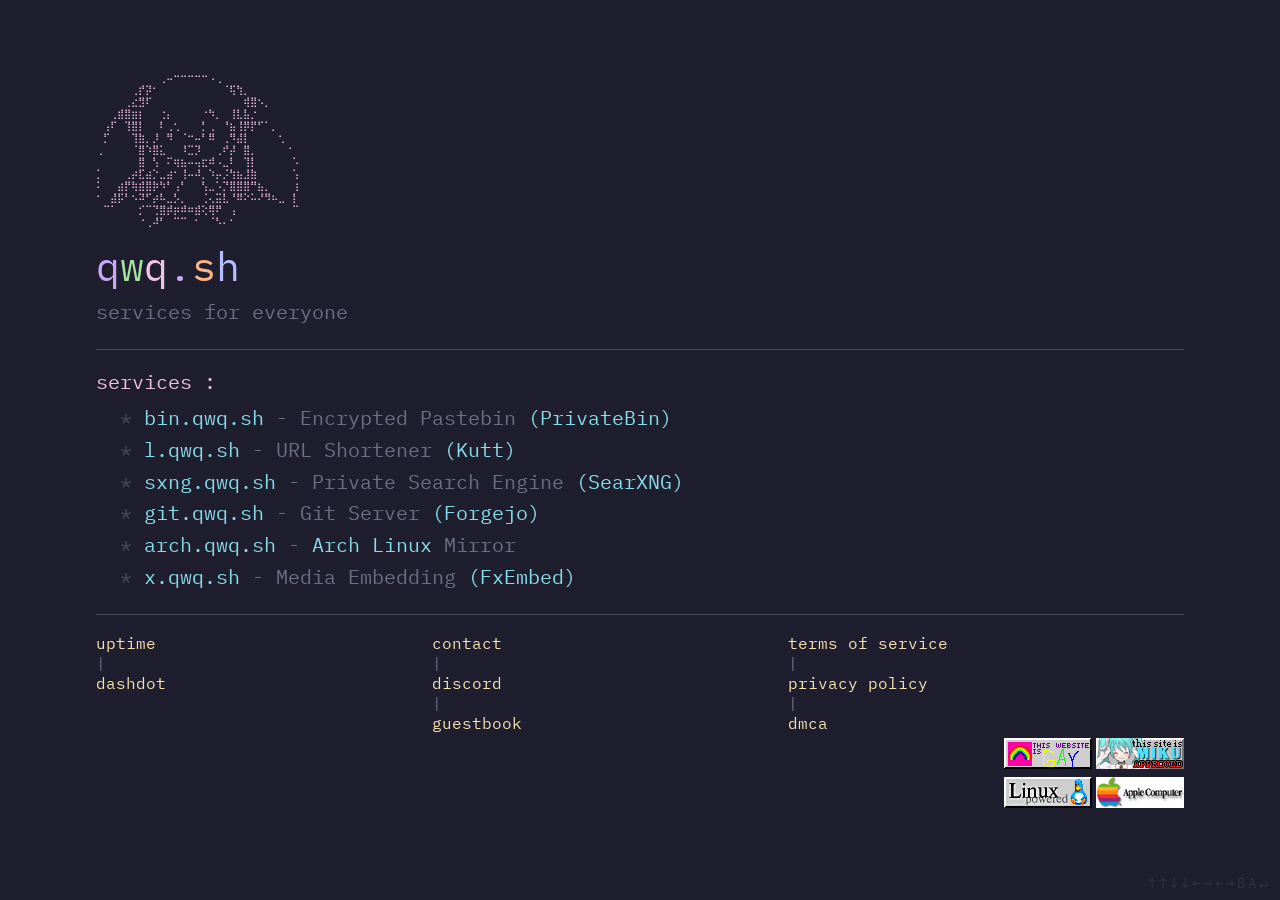
<file: index.html>
<!DOCTYPE html>
<html lang="en">

<head>
    <meta charset="UTF-8">
    <meta name="viewport" content="width=device-width, initial-scale=1.0">
    <title>qwq.sh - Free Public Privacy-Focused Services</title>

    <meta name="theme-color" content="#f38ba8">
    <meta name="description" content="Free, privacy-respecting public services. No tracking, no analytics, fully self-hosted and open source.">
    <meta name="keywords" content="free public services, self-hosted services, privacy focused services, SearXNG instance, PrivateBin instance, Arch Linux mirror, URL shortener, open source services, no tracking, privacy respecting, free search engine, encrypted pastebin, self hosted alternatives">
    <link rel="canonical" href="https://qwq.sh/">

    <meta property="og:title" content="qwq.sh - Free Public Privacy-Focused Services">
    <meta property="og:description" content="Free, self-hosted public services with zero tracking.">
    <meta property="og:url" content="https://qwq.sh/">
    <meta property="og:type" content="website">
    <meta property="og:image" content="https://qwq.sh/favicon.png">
    <meta property="og:site_name" content="qwq.sh">
    <meta property="og:locale" content="en_US">

    <meta name="twitter:card" content="summary">
    <meta name="twitter:title" content="qwq.sh - Free Public Privacy-Focused Services">
    <meta name="twitter:description" content="Free, self-hosted public services with zero tracking.">
    <meta name="twitter:image" content="https://qwq.sh/favicon.png">

    <script type="application/ld+json">
    {
        "@context": "https://schema.org",
        "@type": "WebSite",
        "name": "qwq.sh",
        "url": "https://qwq.sh",
        "description": "Free, privacy-respecting public services. No tracking, no analytics, fully self-hosted.",
        "potentialAction": {
            "@type": "SearchAction",
            "target": "https://sxng.qwq.sh/search?q={search_term_string}",
            "query-input": "required name=search_term_string"
        }
    }
    </script>
    <script type="application/ld+json">
    {
        "@context": "https://schema.org",
        "@type": "Organization",
        "name": "qwq.sh",
        "url": "https://qwq.sh",
        "logo": "https://qwq.sh/favicon.png",
        "contactPoint": {
            "@type": "ContactPoint",
            "email": "webmaster@qwq.sh",
            "contactType": "customer support"
        },
        "sameAs": [
            "https://discord.gg/bfZNJ9D56k"
        ]
    }
    </script>

    <link rel="preconnect" href="https://fonts.googleapis.com">
    <link rel="preconnect" href="https://fonts.gstatic.com" crossorigin>
    <link href="https://fonts.googleapis.com/css2?family=IBM+Plex+Mono:wght@300;400&display=swap" rel="stylesheet">
    <link rel="stylesheet" href="/style.css">

    <link rel="icon" href="/favicon.png" type="image/png">
</head>

<body>
    <pre id="art" aria-hidden="true"></pre>

    <script src="/js/title_color.js"></script>
    <script src="/js/konami_code.js"></script>
    <script src="/js/ascii_small.js"></script>
    <script src="/js/88x31.js"></script>

    <header>
        <h1 class="title">qwq.sh</h1>
        <p class="subtitle">services for everyone</p>
    </header>

    <hr>

    <main>
        <section>
            <h2 class="section-label">services :</h2>
            <ul>
                <li>
                    <a href="https://bin.qwq.sh" target="_blank" rel="noopener">bin.qwq.sh</a>
                    <span class="desc">- Encrypted Pastebin
                        <a href="https://github.com/PrivateBin/PrivateBin" target="_blank" rel="noopener">(PrivateBin)</a>
                    </span>
                </li>
                <li>
                    <a href="https://l.qwq.sh" target="_blank" rel="noopener">l.qwq.sh</a>
                    <span class="desc">- URL Shortener
                        <a href="https://github.com/thedevs-network/kutt" target="_blank" rel="noopener">(Kutt)</a>
                    </span>
                </li>
                <li>
                    <a href="https://sxng.qwq.sh" target="_blank" rel="noopener">sxng.qwq.sh</a>
                    <span class="desc">- Private Search Engine
                        <a href="https://github.com/searxng/searxng" target="_blank" rel="noopener">(SearXNG)</a>
                    </span>
                </li>
                <li>
                    <a href="https://git.qwq.sh" target="_blank" rel="noopener">git.qwq.sh</a>
                    <span class="desc">- Git Server
                        <a href="https://forgejo.org/" target="_blank" rel="noopener">(Forgejo)</a>
                    </span>
                </li>
                <li>
                    <a href="https://arch.qwq.sh" target="_blank" rel="noopener">arch.qwq.sh</a>
                    <span class="desc">-
                        <a href="https://archlinux.org/" target="_blank" rel="noopener">Arch Linux</a>
                        Mirror
                    </span>
                </li>
                <li>
                    <a href="https://x.qwq.sh" target="_blank" rel="noopener">x.qwq.sh</a>
                    <span class="desc">- Media Embedding
                        <a href="https://github.com/FxEmbed/FxEmbed" target="_blank" rel="noopener">(FxEmbed)</a>
                    </span>
                </li>
            </ul>
        </section>
    </main>

    <hr>

    <footer>
        <nav class="footer-links" aria-label="Legal and contact links">
            <div class="footer-grid">
                <div class="footer-col">
                    <a href="https://status.qwq.sh/status/qwq" target="_blank" rel="noopener">uptime</a> |
                    <a href="/dash">dashdot</a>
                </div>
                <div class="footer-col">
                    <a href="/contact">contact</a> |
                    <a href="https://discord.gg/bfZNJ9D56k" target="_blank" rel="noopener">discord</a> |
                    <a href="https://qwq.atabook.org/" target="_blank" rel="noopener">guestbook</a>
                </div>
                <div class="footer-col">
                    <a href="/tos">terms of service</a> |
                    <a href="/pp">privacy policy</a> |
                    <a href="/dmca">dmca</a>
                </div>
            </div>
            <div id="buttons"></div>
        </nav>
    </footer>
</body>

</html>
</file>
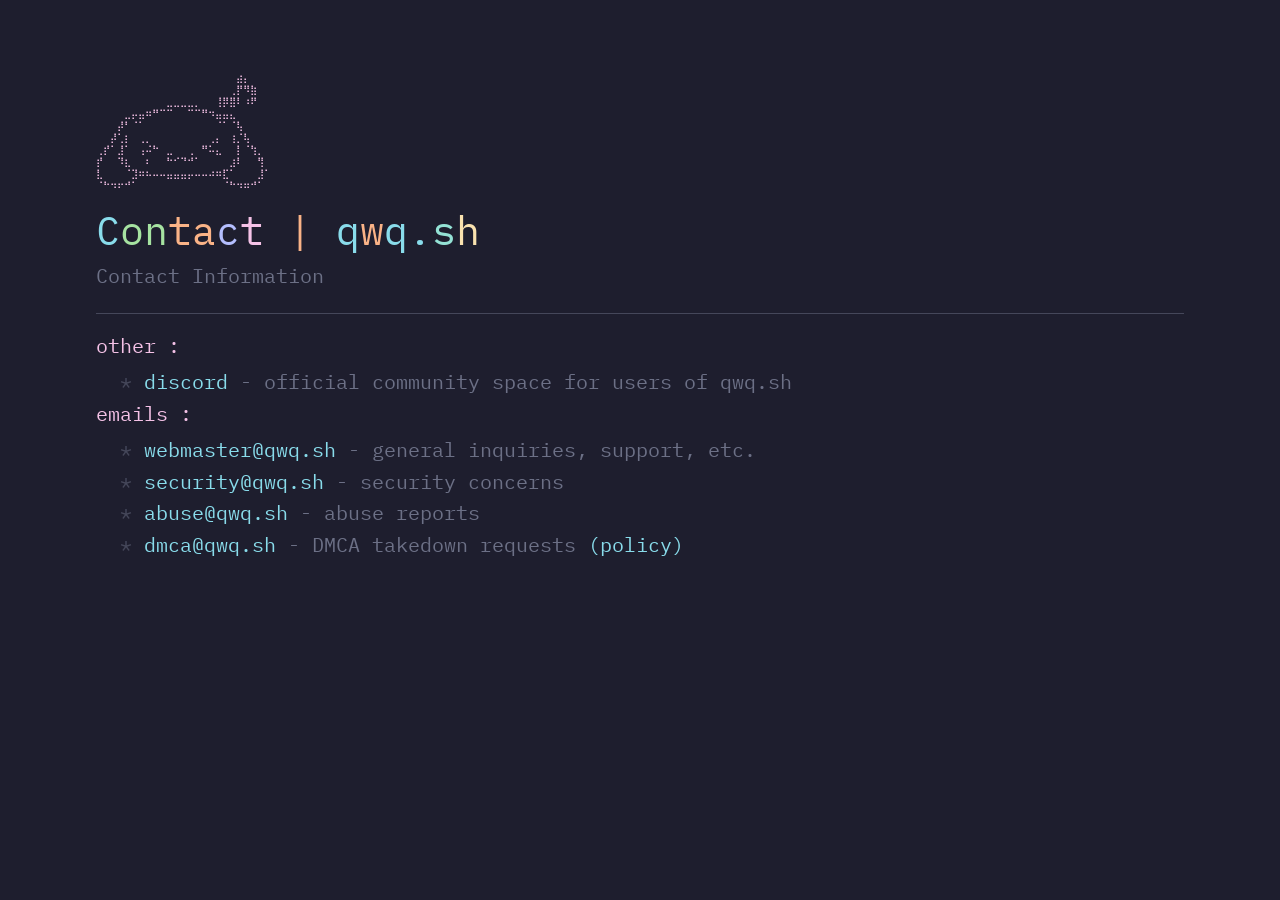
<file: contact.html>
<!DOCTYPE html>
<html lang="en">

<head>
    <meta charset="UTF-8">
    <meta name="viewport" content="width=device-width, initial-scale=1.0">
    <title>Contact - qwq.sh</title>

    <meta name="theme-color" content="#f38ba8">
    <meta name="description" content="Contact qwq.sh for support, security concerns, abuse reports, or DMCA takedown requests. Reach us via Discord or email.">
    <link rel="canonical" href="https://qwq.sh/contact.html">

    <meta property="og:title" content="Contact - qwq.sh">
    <meta property="og:description" content="Contact qwq.sh for support, security concerns, abuse reports, or DMCA takedown requests.">
    <meta property="og:url" content="https://qwq.sh/contact.html">
    <meta property="og:type" content="website">
    <meta property="og:image" content="https://qwq.sh/favicon.png">
    <meta property="og:site_name" content="qwq.sh">

    <link rel="preconnect" href="https://fonts.googleapis.com">
    <link rel="preconnect" href="https://fonts.gstatic.com" crossorigin>
    <link href="https://fonts.googleapis.com/css2?family=IBM+Plex+Mono:wght@300;400&display=swap" rel="stylesheet">
    <link rel="stylesheet" href="/style.css">

    <link rel="icon" href="/favicon.png" type="image/png">
</head>

<body>
    <pre id="art" aria-hidden="true"></pre>
    <script src="/js/title_color.js"></script>
    <script src="/js/ascii_small.js"></script>

    <header>
        <h1 class="title">Contact | qwq.sh</h1>
        <p class="subtitle">Contact Information</p>
    </header>

    <hr>

    <main>
        <section>
            <h2 class="section-label">other :</h2>
            <ul>
                <li>
                    <a href="https://discord.gg/bfZNJ9D56k" target="_blank" rel="noopener">discord</a>
                    <span class="desc">- official community space for users of qwq.sh</span>
                </li>
            </ul>

            <h2 class="section-label">emails :</h2>
            <ul>
                <li>
                    <a href="mailto:webmaster@qwq.sh">webmaster@qwq.sh</a>
                    <span class="desc">- general inquiries, support, etc.</span>
                </li>
                <li>
                    <a href="mailto:security@qwq.sh">security@qwq.sh</a>
                    <span class="desc">- security concerns</span>
                </li>
                <li>
                    <a href="mailto:abuse@qwq.sh">abuse@qwq.sh</a>
                    <span class="desc">- abuse reports</span>
                </li>
                <li>
                    <a href="mailto:dmca@qwq.sh">dmca@qwq.sh</a>
                    <span class="desc">- DMCA takedown requests
                        <a href="/dmca">(policy)</a>
                    </span>
                </li>
            </ul>
        </section>
    </main>
</body>
</html>
</file>
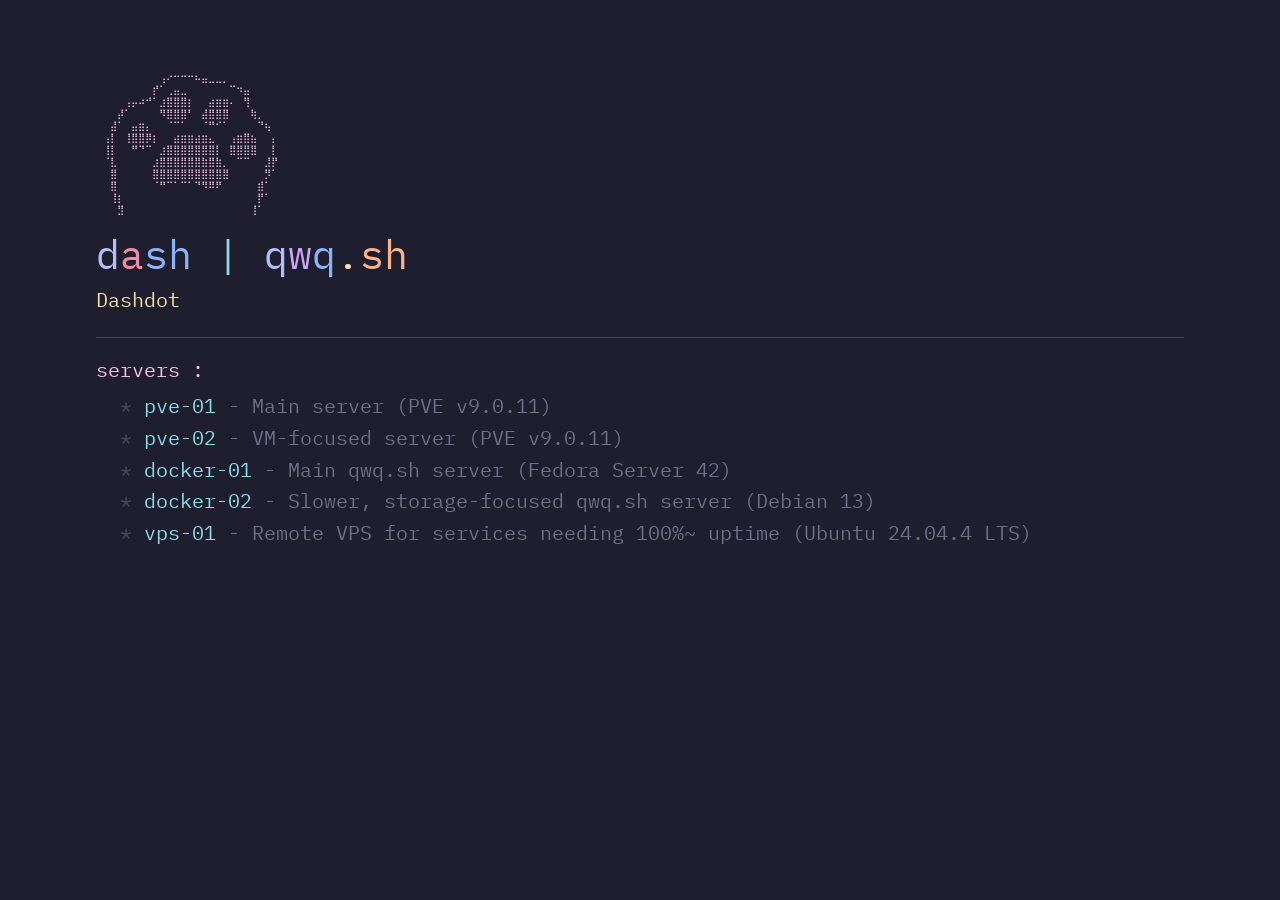
<file: dash.html>
<!DOCTYPE html>
<html lang="en">

<head>
    <meta charset="UTF-8">
    <meta name="viewport" content="width=device-width, initial-scale=1.0">
    <title>Dash - qwq.sh</title>

    <meta name="theme-color" content="#f38ba8">
    <link rel="canonical" href="https://qwq.sh/dash.html">

    <meta property="og:title" content="Dash - qwq.sh">
    <meta property="og:description" content="Dash - qwq.sh">
    <meta property="og:url" content="https://qwq.sh/dash.html">
    <meta property="og:type" content="website">
    <meta property="og:image" content="https://qwq.sh/favicon.png">
    <meta property="og:site_name" content="qwq.sh">

    <link rel="preconnect" href="https://fonts.googleapis.com">
    <link rel="preconnect" href="https://fonts.gstatic.com" crossorigin>
    <link href="https://fonts.googleapis.com/css2?family=IBM+Plex+Mono:wght@300;400&display=swap" rel="stylesheet">
    <link rel="stylesheet" href="/style.css">

    <link rel="icon" href="/favicon.png" type="image/png">
</head>

<body>
    <pre id="art" aria-hidden="true"></pre>
    <script src="/js/title_color.js"></script>
    <script src="/js/ascii_small.js"></script>

    <header>
        <h1 class="title">dash | qwq.sh</h1>
        <p class="subtitle"><a href="https://getdashdot.com/">Dashdot</a></p>
    </header>

    <hr>

    <main>
        <section>
            <h2 class="section-label">servers :</h2>
            <ul>
                <li>
                    <a href="https://dash-pve-01.qwq.sh" target="_blank" rel="noopener">pve-01</a>
                    <span class="desc">- Main server (PVE v9.0.11)</span>
                </li>
                <li>
                    <a href="https://dash-pve-02.qwq.sh" target="_blank" rel="noopener">pve-02</a>
                    <span class="desc">- VM-focused server (PVE v9.0.11)</span>
                </li>
                <li>
                    <a href="https://dash-docker-01.qwq.sh" target="_blank" rel="noopener">docker-01</a>
                    <span class="desc">- Main qwq.sh server (Fedora Server 42)</span>
                </li>
                <li>
                    <a href="https://dash-docker-02.qwq.sh" target="_blank" rel="noopener">docker-02</a>
                    <span class="desc">- Slower, storage-focused qwq.sh server (Debian 13)</span>
                </li>
                <li>
                    <a href="https://dash-vps-01.qwq.sh" target="_blank" rel="noopener">vps-01</a>
                    <span class="desc">- Remote VPS for services needing 100%~ uptime (Ubuntu 24.04.4 LTS)</span>
                </li>
            </ul>
        </section>
    </main>
</body>
</html>
</file>
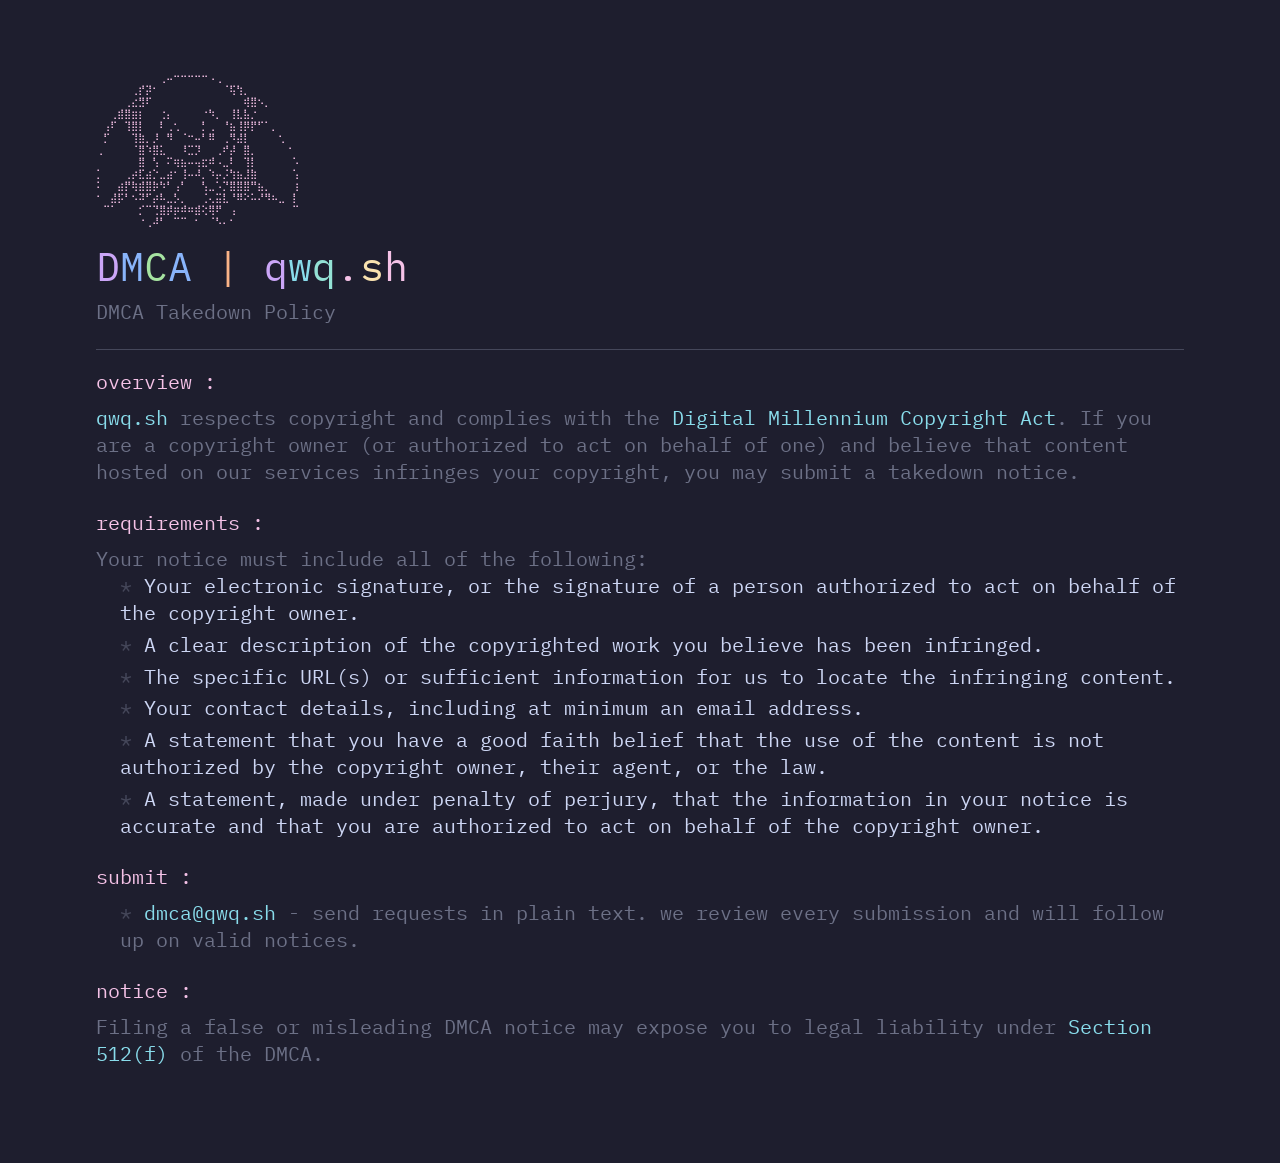
<file: dmca.html>
<!DOCTYPE html>
<html lang="en">

<head>
    <meta charset="UTF-8">
    <meta name="viewport" content="width=device-width, initial-scale=1.0">
    <title>DMCA Takedown Policy - qwq.sh</title>

    <meta name="theme-color" content="#f38ba8">
    <meta name="description" content="DMCA takedown policy for qwq.sh. Submit copyright infringement notices for content hosted on our services.">
    <link rel="canonical" href="https://qwq.sh/dmca.html">

    <meta property="og:title" content="DMCA Takedown Policy - qwq.sh">
    <meta property="og:description" content="DMCA takedown policy for qwq.sh. Submit copyright infringement notices for content hosted on our services.">
    <meta property="og:url" content="https://qwq.sh/dmca.html">
    <meta property="og:type" content="website">
    <meta property="og:image" content="https://qwq.sh/favicon.png">
    <meta property="og:site_name" content="qwq.sh">

    <link rel="preconnect" href="https://fonts.googleapis.com">
    <link rel="preconnect" href="https://fonts.gstatic.com" crossorigin>
    <link href="https://fonts.googleapis.com/css2?family=IBM+Plex+Mono:wght@300;400&display=swap" rel="stylesheet">
    <link rel="stylesheet" href="/style.css">

    <link rel="icon" href="/favicon.png" type="image/png">
</head>

<body>
    <pre id="art" aria-hidden="true"></pre>
    <script src="/js/title_color.js"></script>
    <script src="/js/ascii_small.js"></script>

    <header>
        <h1 class="title">DMCA | qwq.sh</h1>
        <p class="subtitle">DMCA Takedown Policy</p>
    </header>

    <hr>

    <main>
        <section>
            <h2 class="section-label">overview :</h2>
            <p class="desc">
                <a href="https://qwq.sh">qwq.sh</a> respects copyright and complies with the
                <a href="https://www.copyright.gov/dmca/" target="_blank" rel="noopener">Digital Millennium Copyright Act</a>.
                If you are a copyright owner (or authorized to act on behalf of one) and believe that content hosted on our services infringes your copyright, you may submit a takedown notice.
            </p>
        </section>

        <section>
            <h2 class="section-label">requirements :</h2>
            <p class="desc">Your notice must include all of the following:</p>
            <ul>
                <li>Your electronic signature, or the signature of a person authorized to act on behalf of the copyright owner.</li>
                <li>A clear description of the copyrighted work you believe has been infringed.</li>
                <li>The specific URL(s) or sufficient information for us to locate the infringing content.</li>
                <li>Your contact details, including at minimum an email address.</li>
                <li>A statement that you have a good faith belief that the use of the content is not authorized by the copyright owner, their agent, or the law.</li>
                <li>A statement, made under penalty of perjury, that the information in your notice is accurate and that you are authorized to act on behalf of the copyright owner.</li>
            </ul>
        </section>

        <section>
            <h2 class="section-label">submit :</h2>
            <ul>
                <li>
                    <a href="mailto:dmca@qwq.sh">dmca@qwq.sh</a>
                    <span class="desc">- send requests in plain text. we review every submission and will follow up on valid notices.</span>
                </li>
            </ul>
        </section>

        <section>
            <h2 class="section-label">notice :</h2>
            <p class="desc">Filing a false or misleading DMCA notice may expose you to legal liability under <a href="https://www.law.cornell.edu/uscode/text/17/512" target="_blank" rel="noopener">Section 512(f)</a> of the DMCA.</p>
        </section>
    </main>
</body>
</html>
</file>
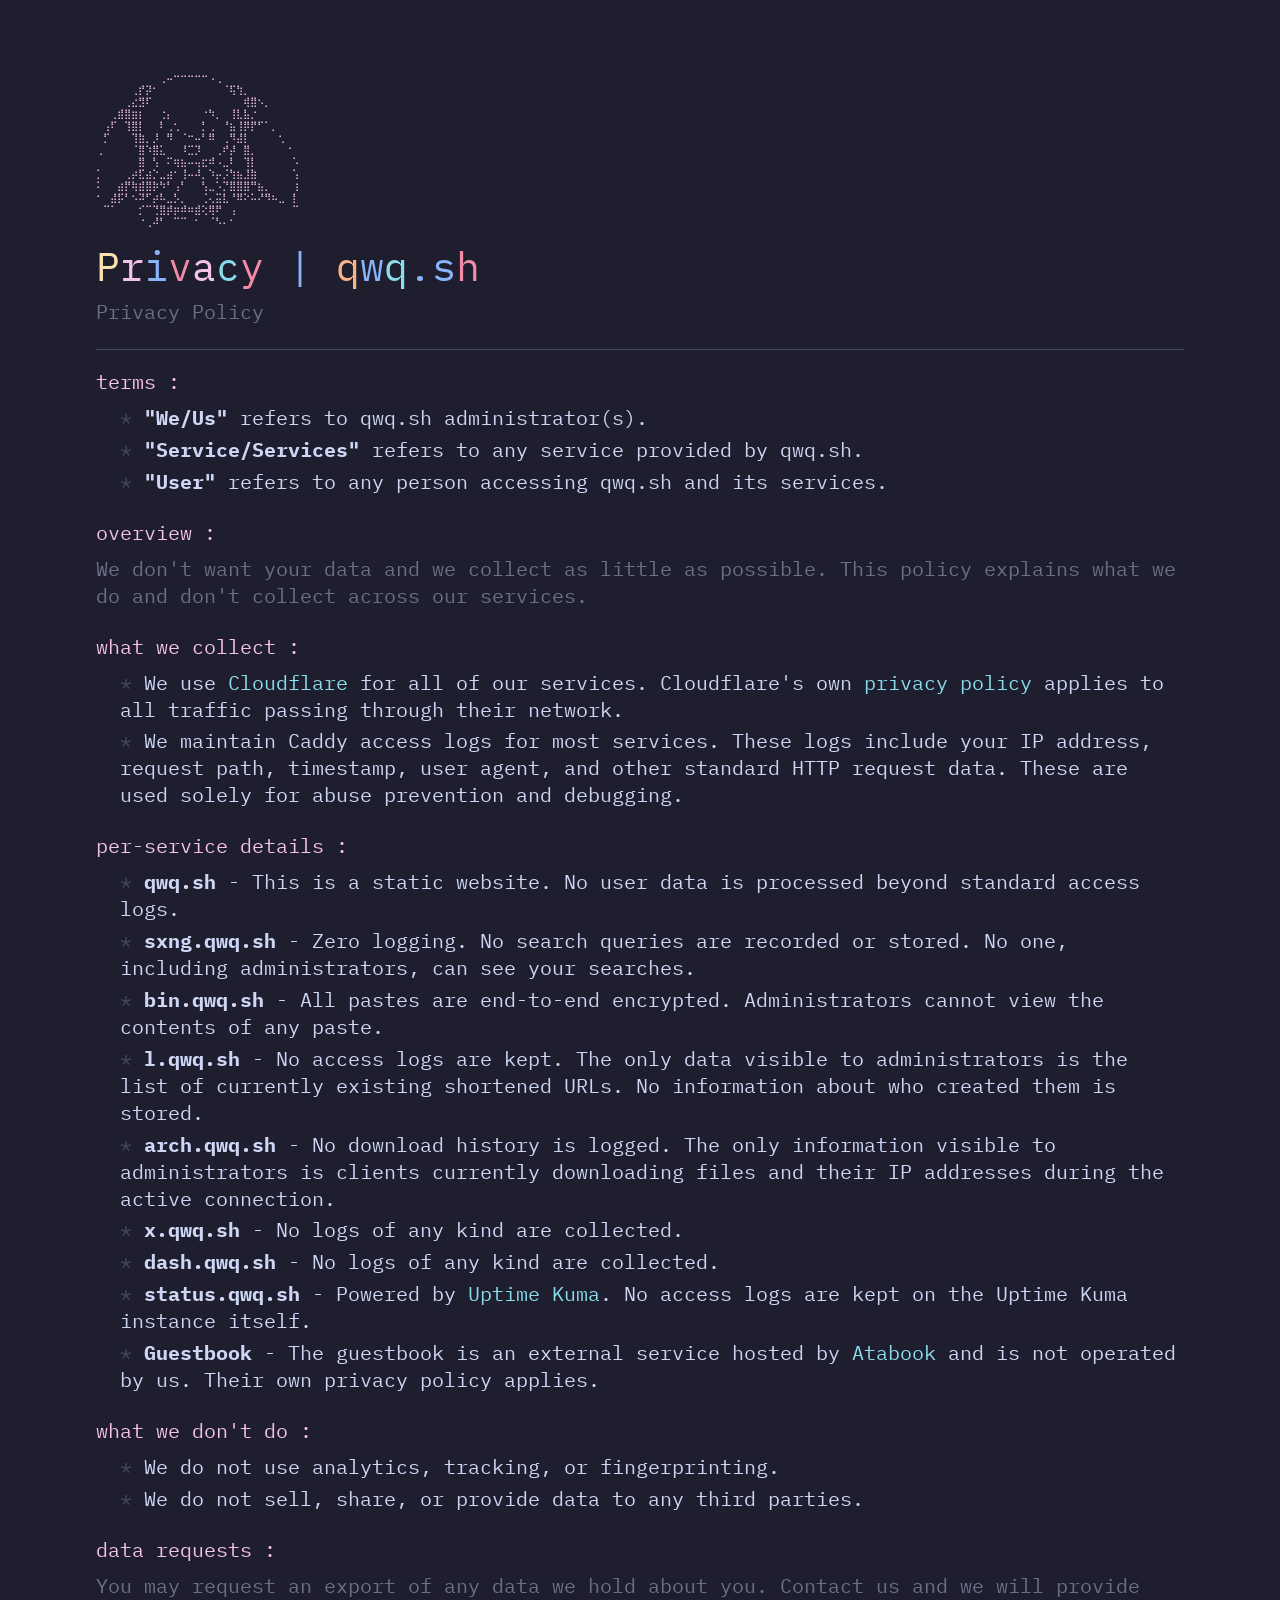
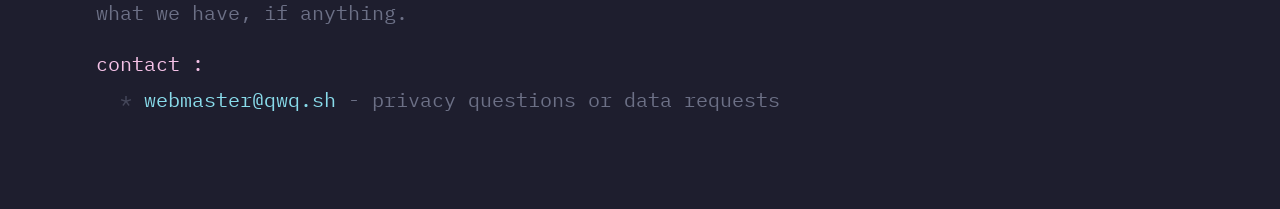
<file: pp.html>
<!DOCTYPE html>
<html lang="en">

<head>
    <meta charset="UTF-8">
    <meta name="viewport" content="width=device-width, initial-scale=1.0">
    <title>Privacy Policy - qwq.sh</title>

    <meta name="theme-color" content="#f38ba8">
    <meta name="description" content="Privacy policy for qwq.sh services. We don't track you, use analytics, or sell your data. Minimal data collection with zero logging on most services.">
    <link rel="canonical" href="https://qwq.sh/pp.html">

    <meta property="og:title" content="Privacy Policy - qwq.sh">
    <meta property="og:description" content="Privacy policy for qwq.sh services. No tracking, no analytics, no data selling. Minimal data collection with zero logging.">
    <meta property="og:url" content="https://qwq.sh/pp.html">
    <meta property="og:type" content="website">
    <meta property="og:image" content="https://qwq.sh/favicon.png">
    <meta property="og:site_name" content="qwq.sh">

    <link rel="preconnect" href="https://fonts.googleapis.com">
    <link rel="preconnect" href="https://fonts.gstatic.com" crossorigin>
    <link href="https://fonts.googleapis.com/css2?family=IBM+Plex+Mono:wght@300;400&display=swap" rel="stylesheet">
    <link rel="stylesheet" href="/style.css">

    <link rel="icon" href="/favicon.png" type="image/png">
</head>

<body>
    <pre id="art" aria-hidden="true"></pre>
    <script src="/js/title_color.js"></script>
    <script src="/js/ascii_small.js"></script>

    <header>
        <h1 class="title">Privacy | qwq.sh</h1>
        <p class="subtitle">Privacy Policy</p>
    </header>

    <hr>

    <main>
        <section>
            <h2 class="section-label">terms :</h2>
            <ul>
                <li><b>"We/Us"</b> refers to qwq.sh administrator(s).</li>
                <li><b>"Service/Services"</b> refers to any service provided by qwq.sh.</li>
                <li><b>"User"</b> refers to any person accessing qwq.sh and its services.</li>
            </ul>
        </section>

        <section>
            <h2 class="section-label">overview :</h2>
            <p class="desc">We don't want your data and we collect as little as possible. This policy explains what we do and don't collect across our services.</p>
        </section>

        <section>
            <h2 class="section-label">what we collect :</h2>
            <ul>
                <li>We use <a href="https://www.cloudflare.com/" target="_blank" rel="noopener">Cloudflare</a> for all of our services. Cloudflare's own <a href="https://www.cloudflare.com/privacypolicy/" target="_blank" rel="noopener">privacy policy</a> applies to all traffic passing through their network.</li>
                <li>We maintain Caddy access logs for most services. These logs include your IP address, request path, timestamp, user agent, and other standard HTTP request data. These are used solely for abuse prevention and debugging.</li>
            </ul>
        </section>

        <section>
            <h2 class="section-label">per-service details :</h2>
            <ul>
                <li><b>qwq.sh</b> - This is a static website. No user data is processed beyond standard access logs.</li>
                <li><b>sxng.qwq.sh</b> - Zero logging. No search queries are recorded or stored. No one, including administrators, can see your searches.</li>
                <li><b>bin.qwq.sh</b> - All pastes are end-to-end encrypted. Administrators cannot view the contents of any paste.</li>
                <li><b>l.qwq.sh</b> - No access logs are kept. The only data visible to administrators is the list of currently existing shortened URLs. No information about who created them is stored.</li>
                <li><b>arch.qwq.sh</b> - No download history is logged. The only information visible to administrators is clients currently downloading files and their IP addresses during the active connection.</li>
                <li><b>x.qwq.sh</b> - No logs of any kind are collected.</li>
                <li><b>dash.qwq.sh</b> - No logs of any kind are collected.</li>
                <li><b>status.qwq.sh</b> - Powered by <a href="https://github.com/louislam/uptime-kuma" target="_blank" rel="noopener">Uptime Kuma</a>. No access logs are kept on the Uptime Kuma instance itself.</li>
                <li><b>Guestbook</b> - The guestbook is an external service hosted by <a href="https://atabook.org/" target="_blank" rel="noopener">Atabook</a> and is not operated by us. Their own privacy policy applies.</li>
            </ul>
        </section>

        <section>
            <h2 class="section-label">what we don't do :</h2>
            <ul>
                <li>We do not use analytics, tracking, or fingerprinting.</li>
                <li>We do not sell, share, or provide data to any third parties.</li>
            </ul>
        </section>

        <section>
            <h2 class="section-label">data requests :</h2>
            <p class="desc">You may request an export of any data we hold about you. Contact us and we will provide what we have, if anything.</p>
        </section>

        <section>
            <h2 class="section-label">contact :</h2>
            <ul>
                <li>
                    <a href="mailto:webmaster@qwq.sh">webmaster@qwq.sh</a>
                    <span class="desc">- privacy questions or data requests</span>
                </li>
            </ul>
        </section>
    </main>
</body>
</html>
</file>
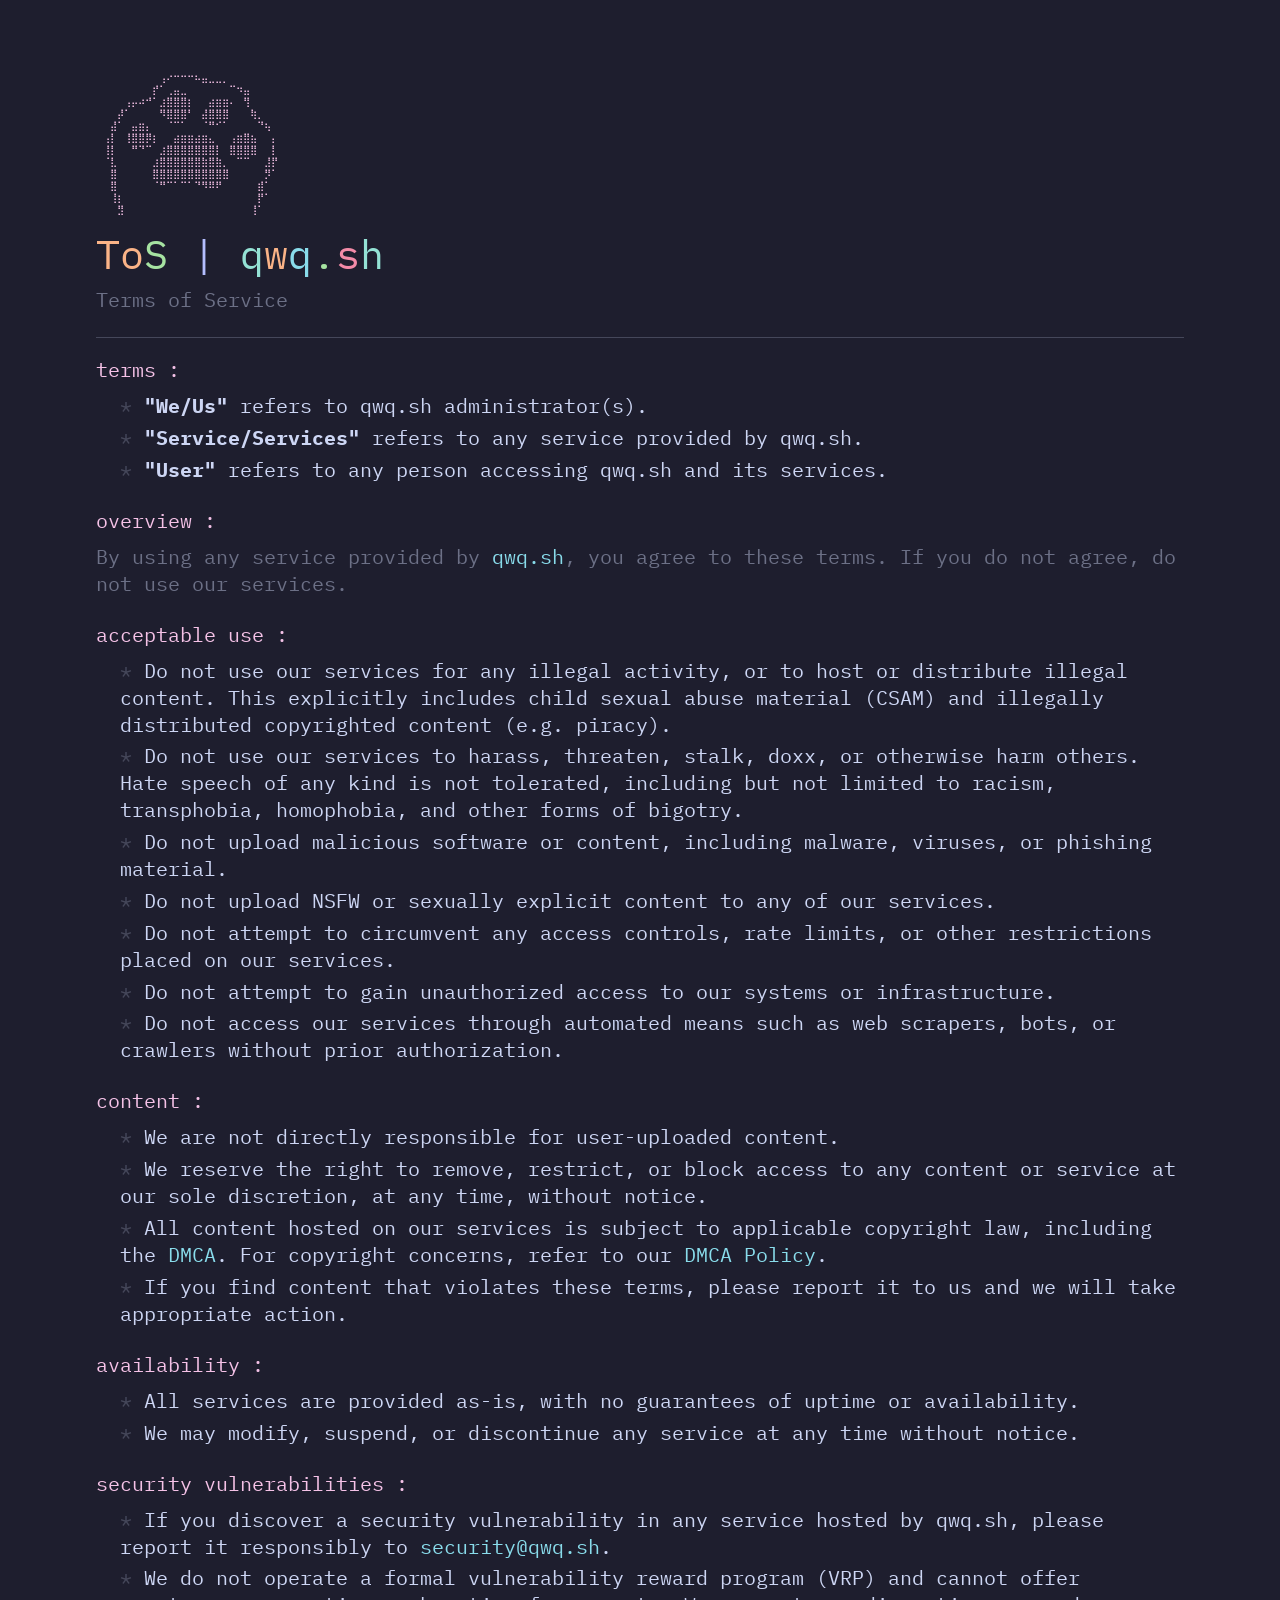
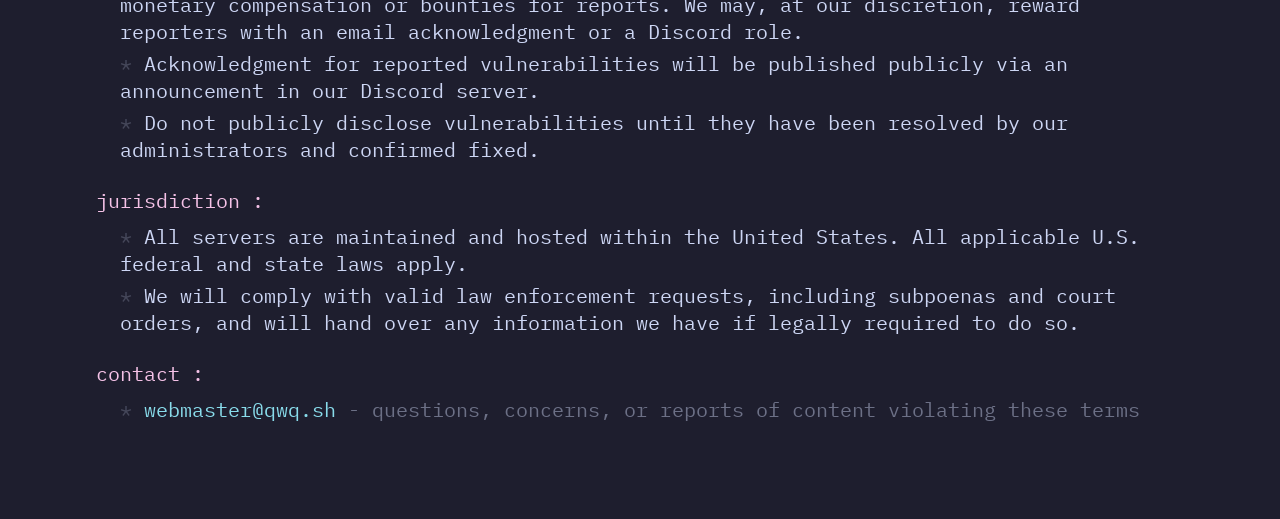
<file: tos.html>
<!DOCTYPE html>
<html lang="en">

<head>
    <meta charset="UTF-8">
    <meta name="viewport" content="width=device-width, initial-scale=1.0">
    <title>Terms of Service - qwq.sh</title>

    <meta name="theme-color" content="#f38ba8">
    <meta name="description" content="Terms of Service for qwq.sh public services. Acceptable use policy, content guidelines, and legal jurisdiction for all hosted services.">
    <link rel="canonical" href="https://qwq.sh/tos.html">

    <meta property="og:title" content="Terms of Service - qwq.sh">
    <meta property="og:description" content="Terms of Service for qwq.sh public services. Acceptable use policy, content guidelines, and legal jurisdiction.">
    <meta property="og:url" content="https://qwq.sh/tos.html">
    <meta property="og:type" content="website">
    <meta property="og:image" content="https://qwq.sh/favicon.png">
    <meta property="og:site_name" content="qwq.sh">

    <link rel="preconnect" href="https://fonts.googleapis.com">
    <link rel="preconnect" href="https://fonts.gstatic.com" crossorigin>
    <link href="https://fonts.googleapis.com/css2?family=IBM+Plex+Mono:wght@300;400&display=swap" rel="stylesheet">
    <link rel="stylesheet" href="/style.css">

    <link rel="icon" href="/favicon.png" type="image/png">
</head>

<body>
    <pre id="art" aria-hidden="true"></pre>
    <script src="/js/title_color.js"></script>
    <script src="/js/ascii_small.js"></script>

    <header>
        <h1 class="title">ToS | qwq.sh</h1>
        <p class="subtitle">Terms of Service</p>
    </header>

    <hr>

    <main>
        <section>
            <h2 class="section-label">terms :</h2>
            <ul>
                <li><b>"We/Us"</b> refers to qwq.sh administrator(s).</li>
                <li><b>"Service/Services"</b> refers to any service provided by qwq.sh.</li>
                <li><b>"User"</b> refers to any person accessing qwq.sh and its services.</li>
            </ul>
        </section>

        <section>
            <h2 class="section-label">overview :</h2>
            <p class="desc">By using any service provided by <a href="https://qwq.sh">qwq.sh</a>, you agree to these terms. If you do not agree, do not use our services.</p>
        </section>

        <section>
            <h2 class="section-label">acceptable use :</h2>
            <ul>
                <li>Do not use our services for any illegal activity, or to host or distribute illegal content. This explicitly includes child sexual abuse material (CSAM) and illegally distributed copyrighted content (e.g. piracy).</li>
                <li>Do not use our services to harass, threaten, stalk, doxx, or otherwise harm others. Hate speech of any kind is not tolerated, including but not limited to racism, transphobia, homophobia, and other forms of bigotry.</li>
                <li>Do not upload malicious software or content, including malware, viruses, or phishing material.</li>
                <li>Do not upload NSFW or sexually explicit content to any of our services.</li>
                <li>Do not attempt to circumvent any access controls, rate limits, or other restrictions placed on our services.</li>
                <li>Do not attempt to gain unauthorized access to our systems or infrastructure.</li>
                <li>Do not access our services through automated means such as web scrapers, bots, or crawlers without prior authorization.</li>
            </ul>
        </section>

        <section>
            <h2 class="section-label">content :</h2>
            <ul>
                <li>We are not directly responsible for user-uploaded content.</li>
                <li>We reserve the right to remove, restrict, or block access to any content or service at our sole discretion, at any time, without notice.</li>
                <li>All content hosted on our services is subject to applicable copyright law, including the <a href="https://www.copyright.gov/dmca/" target="_blank" rel="noopener">DMCA</a>. For copyright concerns, refer to our <a href="/dmca">DMCA Policy</a>.</li>
                <li>If you find content that violates these terms, please report it to us and we will take appropriate action.</li>
            </ul>
        </section>

        <section>
            <h2 class="section-label">availability :</h2>
            <ul>
                <li>All services are provided as-is, with no guarantees of uptime or availability.</li>
                <li>We may modify, suspend, or discontinue any service at any time without notice.</li>
            </ul>
        </section>

        <section>
            <h2 class="section-label">security vulnerabilities :</h2>
            <ul>
                <li>If you discover a security vulnerability in any service hosted by qwq.sh, please report it responsibly to <a href="mailto:security@qwq.sh">security@qwq.sh</a>.</li>
                <li>We do not operate a formal vulnerability reward program (VRP) and cannot offer monetary compensation or bounties for reports. We may, at our discretion, reward reporters with an email acknowledgment or a Discord role.</li>
                <li>Acknowledgment for reported vulnerabilities will be published publicly via an announcement in our Discord server.</li>
                <li>Do not publicly disclose vulnerabilities until they have been resolved by our administrators and confirmed fixed.</li>
            </ul>
        </section>

        <section>
            <h2 class="section-label">jurisdiction :</h2>
            <ul>
                <li>All servers are maintained and hosted within the United States. All applicable U.S. federal and state laws apply.</li>
                <li>We will comply with valid law enforcement requests, including subpoenas and court orders, and will hand over any information we have if legally required to do so.</li>
            </ul>
        </section>

        <section>
            <h2 class="section-label">contact :</h2>
            <ul>
                <li>
                    <a href="mailto:webmaster@qwq.sh">webmaster@qwq.sh</a>
                    <span class="desc">- questions, concerns, or reports of content violating these terms</span>
                </li>
            </ul>
        </section>
    </main>
</body>
</html>
</file>
<file: style.css>
* {
    box-sizing: border-box;
    margin: 0;
    padding: 0;
    font-family: 'IBM Plex Mono', 'Courier New', monospace;
    -webkit-font-smoothing: none;
    -moz-osx-font-smoothing: none;
}

body {
    background-color: #1e1e2e;
    color: #cdd6f4;
    font-size: 18px;
    min-height: 100vh;
    padding: 4ch 4ch 4ch 4ch;
}

@media (min-width: 600px) {
    body {
        padding: 6ch 8ch;
        font-size: 20px;
    }
}

hr {
    border: none;
    border-top: 1px solid #45475a;
    margin: 1.5ch 0;
}

pre {
    font-size: 0.5em;
    color: #f5c2e7;
    margin-bottom: 2ch;
    line-height: 1.2;
}

h1, .title {
    font-size: 2em;
    color: #cba6f7;
    margin-bottom: 0.25ch;
    font-weight: 400;
}

.subtitle {
    color: #6c7086;
    margin-bottom: 2ch;
}

section {
    margin-bottom: 2ch;
}

h2, .section-label {
    color: #f5c2e7;
    margin-bottom: 0.75ch;
    font-size: 1em;
    font-weight: 400;
}

ul {
    list-style: none;
    padding-left: 2ch;
}

li {
    margin-bottom: 0.4ch;
}

li::before {
    content: "* ";
    color: #45475a;
}

a {
    text-decoration: none;
    color: #89dceb;
}

a:hover {
    text-decoration: underline 2px;
}

.desc {
    color: #6c7086;
}

footer {
    display: flex;
    align-items: center;
    gap: 1ch;
    flex-wrap: wrap;
    margin-top: 1ch;
    color: #6c7086;
}

.footer-links {
    flex: 1 0 auto;
    display: flex;
    flex-direction: column;
    gap: 0.5ch;
    font-size: 0.8em;
}

.footer-grid {
    display: grid;
    grid-template-columns: auto auto auto;
    gap: 0 3ch;
}

.footer-col {
    display: flex;
    flex-direction: column;
}   

#buttons {
    display: flex;
    flex-wrap: wrap;
    justify-content: flex-end;
    gap: 4px;
}

.button-separator {
    flex-basis: 100%;
    height: 0;
}

@media (max-width: 1100px) {
    footer {
        flex-direction: column;
        align-items: flex-start;
    }

    #buttons {
        justify-content: flex-start;
        width: 100%;
        margin-left: 0;
    }
}

.subtitle a,
footer a {
    color: #f9e2af;
}
</file>
